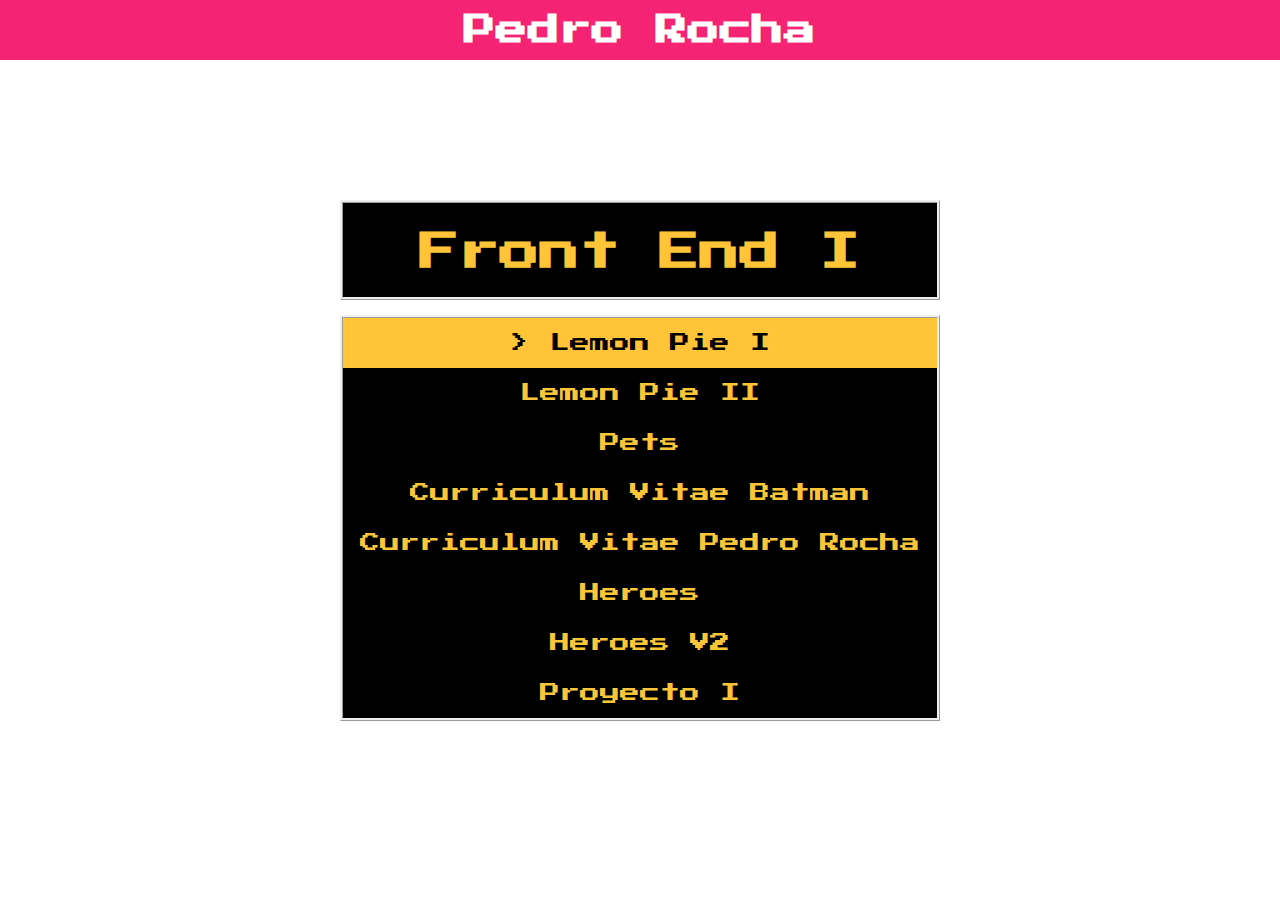
<file: index.html>
<!DOCTYPE html>
<html lang="es">
  <head>
    <meta charset="UTF-8" />
    <meta http-equiv="X-UA-Compatible" content="IE=edge" />
    <meta name="viewport" content="width=device-width, initial-scale=1.0" />
    <title>Pedro Rocha Front End</title>
    <link rel="preconnect" href="https://fonts.googleapis.com" />
    <link rel="preconnect" href="https://fonts.gstatic.com" crossorigin />
    <link
      href="https://fonts.googleapis.com/css2?family=Press+Start+2P&display=swap"
      rel="stylesheet"
    />
    <link href="./css/style.css" rel="stylesheet" />
  </head>
  <header>
    <h1>Pedro Rocha</h1>
  </header>
  <body>
    <main>
      <section>
        <h2 class="front">Front End I</h2>
      </section>
      <section>
        <ul class="list">
          <li id="selector">
            <a
              target="_blank"
              href="./TRABAJO PRACTICO 1 'Lemon Pie'/index.html"
            >
              > Lemon Pie I</a
            >
          </li>
          <li>
            <a
              target="_blank"
              href="./TRABAJO PRACTICO 2 'Lemon Pie 2'/index.html"
              >Lemon Pie II</a
            >
          </li>
          <li>
            <a target="_blank" href="./TRABAJO PRACTICO 3 'Pets'/index.html"
              >Pets</a
            >
          </li>
          <li>
            <a
              target="_blank"
              href="./TRABAJO PRACTICO 4 'Curriculum Vitae Batman'/index.html"
              >Curriculum Vitae Batman</a
            >
          </li>
          <li>
            <a
              target="_blank"
              href="./TRABAJO PRACTICO 5 'CV PEDRO ROCHA'/index.html"
              >Curriculum Vitae Pedro Rocha</a
            >
          </li>
          <li>
            <a target="_blank" href="./TRABAJO PRACTICO 6 'HEROES'/index.html"
              >Heroes</a
            >
          </li>
          <li>
            <a target="_blank" href="./TRABAJO PRACTICO 7 'HEROES V2'/index.html">Heroes V2</a>
          </li>
          <li>
            <a target="_blank" href="./PROYECTO 1/index.html">Proyecto I</a>
          </li>
        </ul>
      </section>
    </main>
  </body>
</html>
</file>
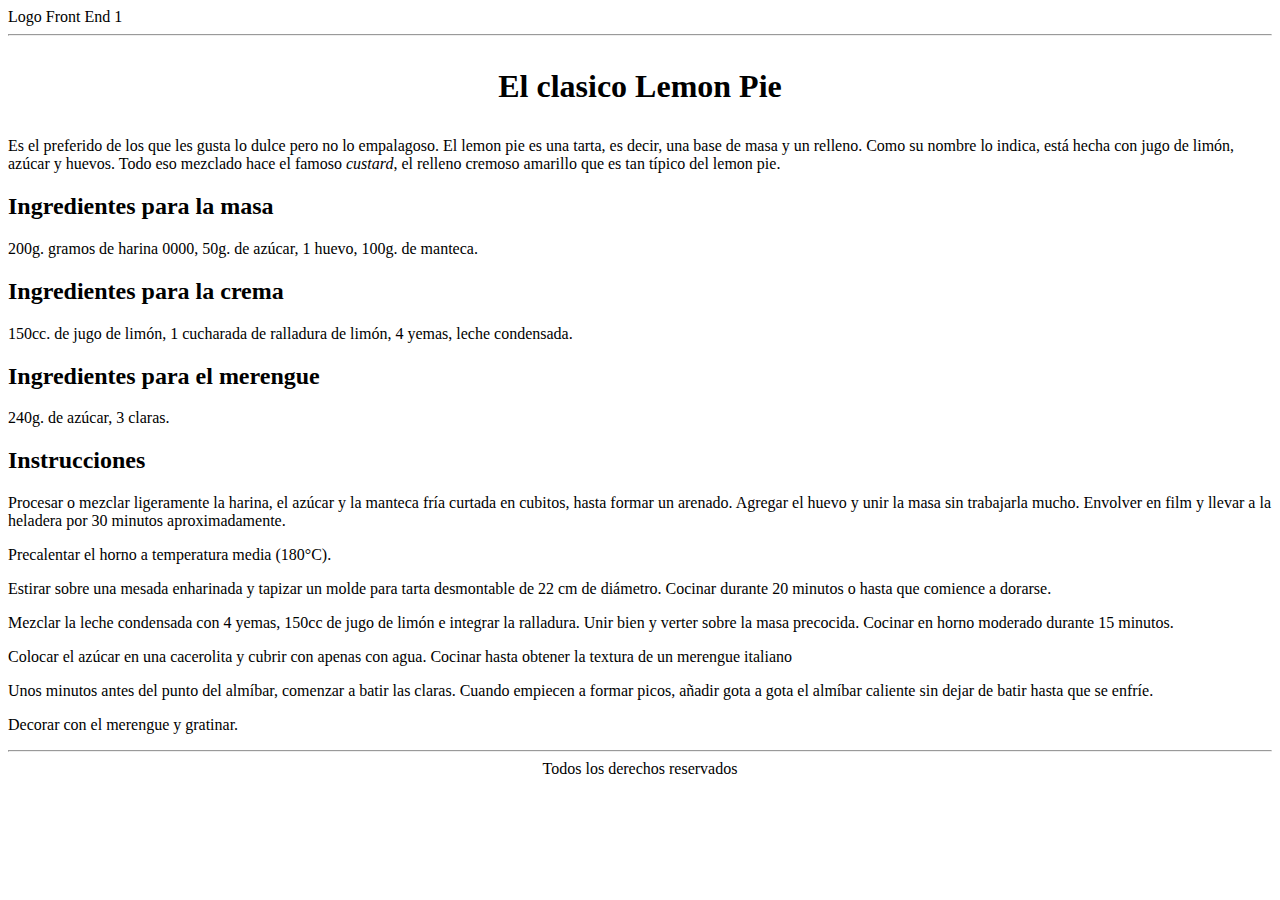
<file: TRABAJO PRACTICO 1 'Lemon Pie'/index.html>
<!DOCTYPE html>
<html lang="es">

<head>
    <meta charset="UTF-8">
    <meta http-equiv="X-UA-Compatible" content="IE=edge">
    <meta name="viewport" content="width=device-width, initial-scale=1.0">
    <title>Receta de Lemon Pie</title>

</head>

<body>
    <header>
        <div>Logo Front End 1</div>
        <hr>
    </header>
    <main>
        <h1 align="center">
            <p>El clasico Lemon Pie</p>
        </h1>

        <p>Es el preferido de los que les gusta lo dulce pero no lo empalagoso. El lemon pie es una tarta, es decir, una
            base de masa y un relleno. Como su nombre lo indica, está hecha con jugo de limón, azúcar y huevos. Todo eso
            mezclado hace el famoso <em>custard</em>, el relleno cremoso amarillo que es tan típico del lemon pie.</p>

        <h2>Ingredientes para la masa</h2>
        <p>200g. gramos de harina 0000, 50g. de azúcar, 1 huevo, 100g. de manteca.</p>

        <h2>Ingredientes para la crema</h2>
        <p>150cc. de jugo de limón, 1 cucharada de ralladura de limón, 4 yemas, leche condensada.</p>

        <h2>Ingredientes para el merengue</h2>
        <p>240g. de azúcar, 3 claras.</p>

        <h2>Instrucciones</h2>
        <p>Procesar o mezclar ligeramente la harina, el azúcar y la manteca fría curtada en cubitos, hasta formar un
            arenado. Agregar el huevo y unir la masa sin trabajarla mucho. Envolver en film y llevar a la heladera por
            30 minutos aproximadamente.</p>

        <p>Precalentar el horno a temperatura media (180°C).</p>

        <p>Estirar sobre una mesada enharinada y tapizar un molde para tarta desmontable de 22 cm de diámetro. Cocinar
            durante 20 minutos o hasta que comience a dorarse.</p>

        <p>Mezclar la leche condensada con 4 yemas, 150cc de jugo de limón e integrar la ralladura. Unir bien y verter
            sobre la masa precocida. Cocinar en horno moderado durante 15 minutos.</p>

        <p>Colocar el azúcar en una cacerolita y cubrir con apenas con agua. Cocinar hasta obtener la textura de un
            merengue italiano</p>

        <p>Unos minutos antes del punto del almíbar, comenzar a batir las claras. Cuando empiecen a formar picos, añadir
            gota a gota el almíbar caliente sin dejar de batir hasta que se enfríe.</p>

        <p>Decorar con el merengue y gratinar.</p>

        <hr>
    </main>

    <footer align="center">
        <div>Todos los derechos reservados</div>
    </footer>
</body>

</html>
</file>
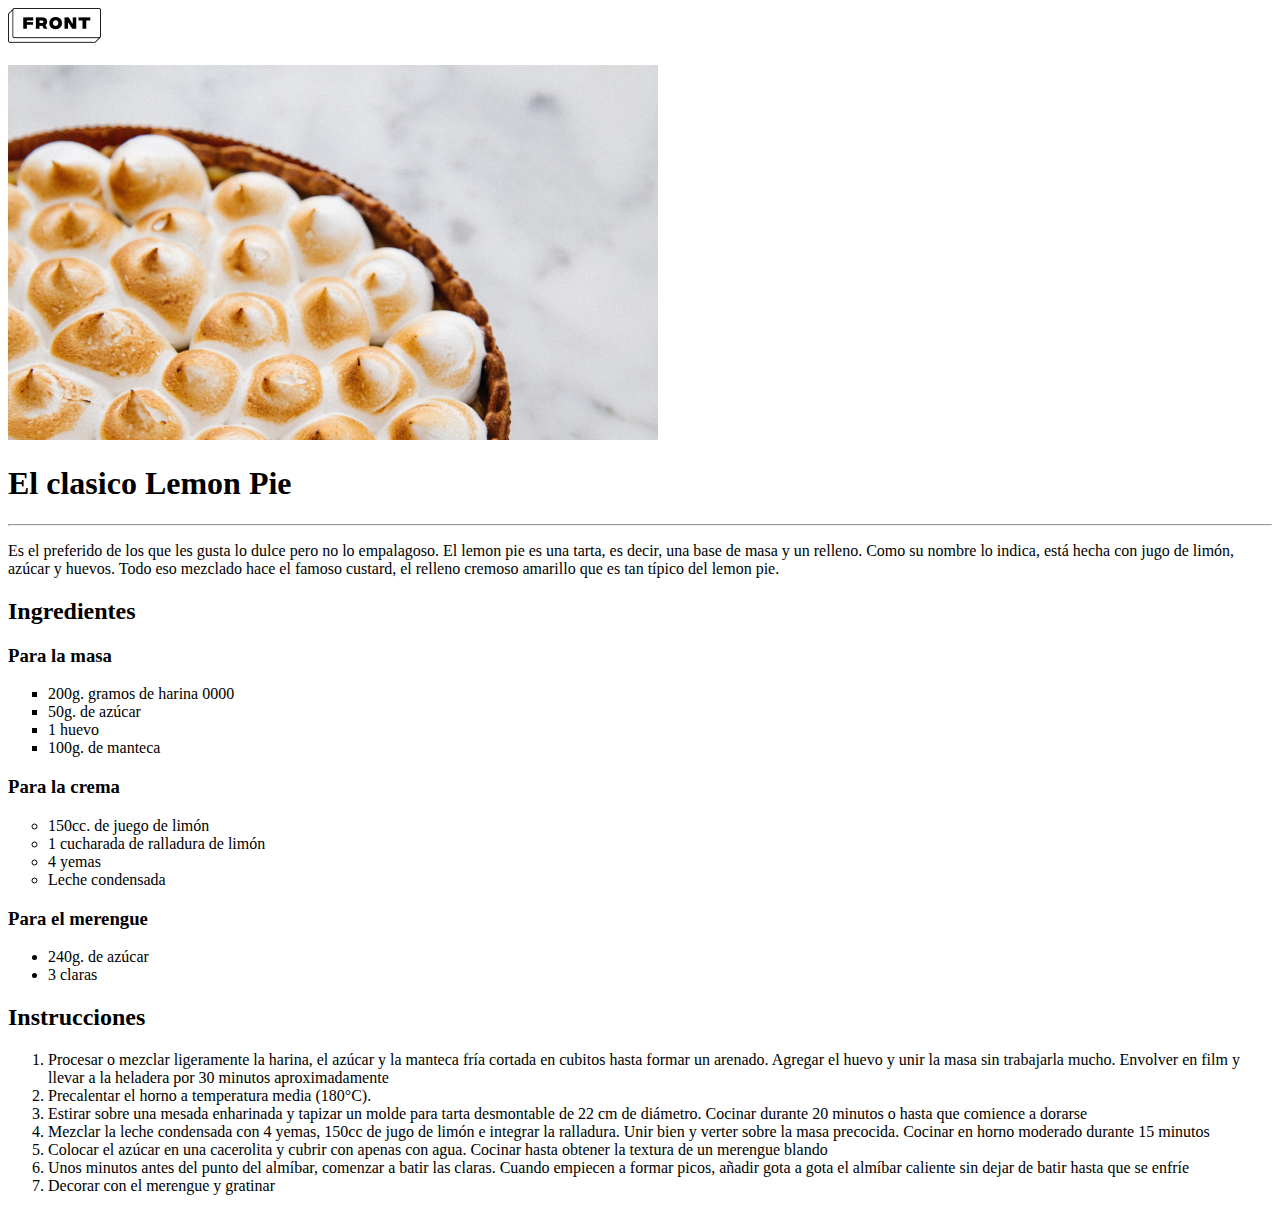
<file: TRABAJO PRACTICO 2 'Lemon Pie 2'/index.html>
<!DOCTYPE html>
<html lang="en">
<head>
    <meta charset="UTF-8">
    <meta http-equiv="X-UA-Compatible" content="IE=edge">
    <meta name="viewport" content="width=device-width, initial-scale=1.0">
    <title>El clasico Lemon Pie 2</title>
</head>
<body>
    <header>
        <img src="Logofront.png" alt="Logo Front">
    </header>
    
    <main>
        <div>
            <br>
            <img src="./lemonpie.jpg" alt="Foto de Lemon Pie">
        </div>

        <h1>El clasico Lemon Pie</h1>
        <hr>
        <p>Es el preferido de los que les gusta lo dulce pero no lo empalagoso. El lemon pie es una tarta, es decir, una base de masa y un relleno. Como su nombre lo indica, está hecha con jugo de limón, azúcar y huevos. Todo eso mezclado hace el famoso custard, el relleno cremoso amarillo que es tan típico del lemon pie.</p>

        <h2>Ingredientes</h2>
        <h3>Para la masa</h3>
        <ul type="square">
            <li>200g. gramos de harina 0000</li>
            <li>50g. de azúcar</li>
            <li>1 huevo</li>
            <li>100g. de manteca</li>
        </ul>
        <h3>Para la crema</h3>
        <ul type="circle">
            <li>150cc. de juego de limón</li>
            <li>1 cucharada de ralladura de limón</li>
            <li>4 yemas</li>
            <li>Leche condensada</li>
        </ul>
        <h3>Para el merengue</h3>
        <ul type="disc">
            <li>240g. de azúcar</li>
            <li>3 claras</li>
        </ul>

        <h2>Instrucciones</h2>
        <ol>
            <li>Procesar o mezclar ligeramente la harina, el azúcar y la manteca fría cortada en cubitos hasta formar un arenado. Agregar el huevo y unir la masa sin trabajarla mucho. Envolver en film y llevar a la heladera por 30 minutos aproximadamente</li>
            <li>Precalentar el horno a temperatura media (180°C).</li>
            <li>Estirar sobre una mesada enharinada y tapizar un molde para tarta desmontable de 22 cm de diámetro. Cocinar durante 20 minutos o hasta que comience a dorarse</li>
            <li>Mezclar la leche condensada con 4 yemas, 150cc de jugo de limón e integrar la ralladura. Unir bien y verter sobre la masa precocida. Cocinar en horno moderado durante 15 minutos</li>
            <li>Colocar el azúcar en una cacerolita y cubrir con apenas con agua. Cocinar hasta obtener la textura de un merengue blando</li>
            <li>Unos minutos antes del punto del almíbar, comenzar a batir las claras. Cuando empiecen a formar picos, añadir gota a gota el almíbar caliente sin dejar de batir hasta que se enfríe</li>
            <li>Decorar con el merengue y gratinar</li>
        </ol>

    

    </main>      
</body>
</html>
</file>
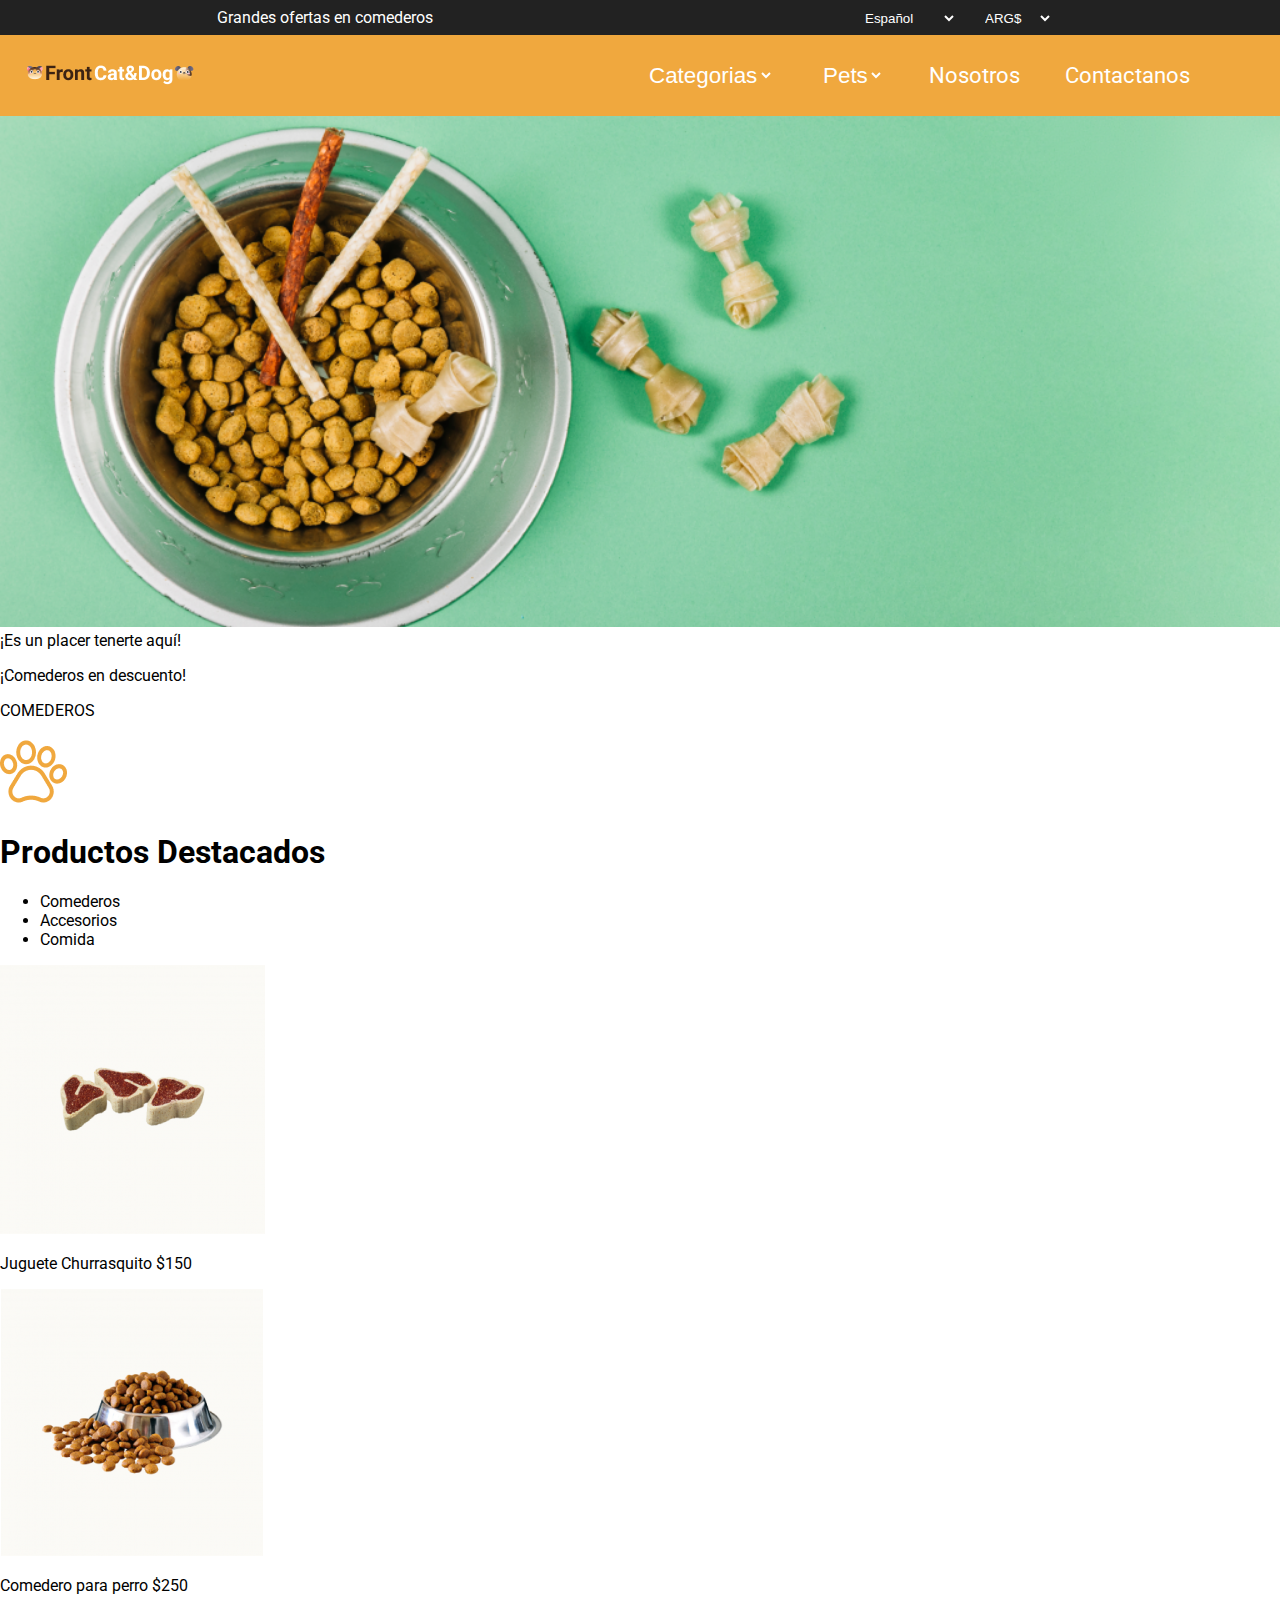
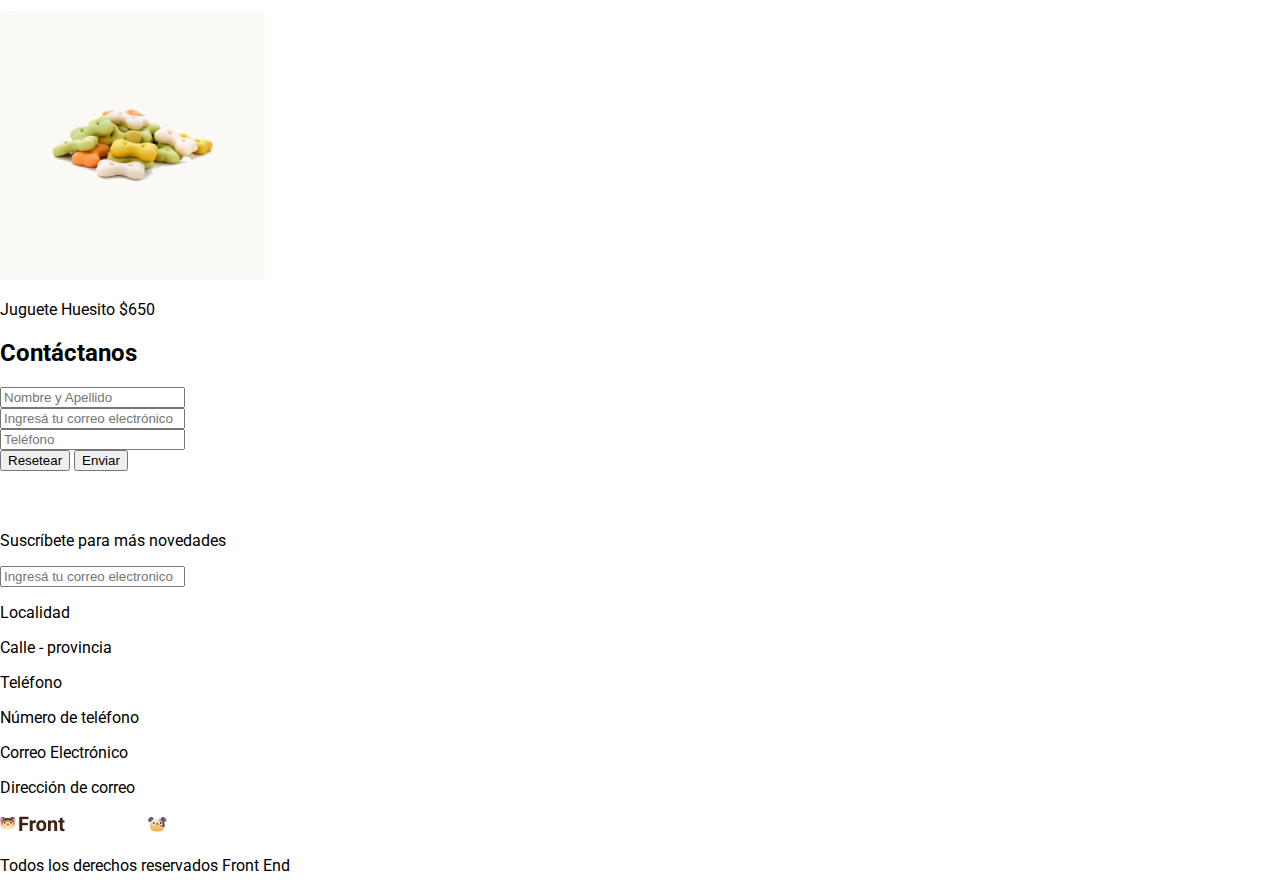
<file: TRABAJO PRACTICO 3 'Pets'/index.html>
<!DOCTYPE html>
<html lang="es">
  <head>
    <meta charset="UTF-8" />
    <meta http-equiv="X-UA-Compatible" content="IE=edge" />
    <meta name="viewport" content="width=device-width, initial-scale=1.0" />
    <title>Pet Shop</title>
    <link rel="preconnect" href="https://fonts.googleapis.com" />
    <link rel="preconnect" href="https://fonts.gstatic.com" crossorigin />
    <link
      href="https://fonts.googleapis.com/css2?family=Roboto&display=swap"
      rel="stylesheet"
    />
    <link href="./css/style.css" rel="stylesheet" />
  </head>

  <body>
    <header>
      <div class="headchico">
        <span>Grandes ofertas en comederos</span>
        <nav>
          <select class="selectheadchico">
            <optgroup>
              <option>Español</option>
              <option>English</option>
              <option>Português</option>
            </optgroup>
          </select>
          <select class="selectheadchico">
            <optgroup>
              <option>ARG$</option>
              <option>US$</option>
              <option>R$</option>
            </optgroup>
          </select>
        </nav>
      </div>
      <div class="headgrande">
        <img
          class="logoCatsDogs"
          src="./img/Logo.png"
          alt="Logo de Front Cat & Dog"
          id="imagenLogoHead"
        />
        <nav class="headgrandenav">
          <select class="headgrandeselect">
            <option>Categorias</option>
          </select>
          <select class="headgrandeselect">
            <option>Pets</option>
          </select>
          <span>Nosotros</span>
          <span>Contactanos</span>
        </nav>
      </div>
    </header>

    <main>
      <section>
        <div>
          <img
            src="./img/bowl-and-pet-daities-on-green-background 1.png"
            alt="Banner"
            class="banner"
          />

          <span class="texto1">¡Es un placer tenerte aquí!</span>
          <p>¡Comederos en descuento!</p>
          <p>COMEDEROS</p>
          <img src="./img/pawprint 2.png" alt="Paw Logo" />
        </div>
      </section>

      <section>
        <div>
          <h1 allign="center">Productos Destacados</h1>
          <nav>
            <ul>
              <li>Comederos</li>
              <li>Accesorios</li>
              <li>Comida</li>
            </ul>
          </nav>
        </div>

        <div>
          <img src="./img/churrasquito.png" alt="Imagen Churrasquito" />
          <p>Juguete Churrasquito $150</p>
          <img src="./img/comedero.png" alt="Imagen Comedero" />
          <p>Comedero para perro $250</p>
          <img src="./img/Huesito.png" alt="Imagen Huesito" />
          <p>Juguete Huesito $650</p>
        </div>
      </section>
      <section>
        <h2>Contáctanos</h2>
        <form>
          <div>
            <label for="nombreYApellido"></label>
            <input
              type="text"
              name="nombreYApellido"
              id="nombreYApellido"
              required
              placeholder="Nombre y Apellido"
            />
          </div>
          <div>
            <label for="correo"></label>
            <input
              type="email"
              name="correo"
              id="correo"
              required
              placeholder="Ingresá tu correo electrónico"
            />
          </div>
          <div>
            <label for="telefono"></label>
            <input
              type="tel"
              name="telefono"
              id="telefono"
              placeholder="Teléfono"
            />
          </div>
          <div>
            <button type="reset">Resetear</button>
            <button type="submit">Enviar</button>
          </div>
        </form>
      </section>
    </main>
    <footer>
      <section>
        <div>
          <img src="./img/enviar-correo 1.png" alt="Logo Enviar Correo" />
          <p>Suscríbete para más novedades</p>
        </div>
        <div>
          <form>
            <label for="newsletter"></label>
            <input
              type="email"
              name="newsletter"
              id="newsletter"
              required
              placeholder="Ingresá tu correo electronico"
            />
          </form>
        </div>
      </section>
      <section>
        <div>
          <article>
            <p>Localidad</p>
            <p>Calle - provincia</p>
          </article>
          <article>
            <p>Teléfono</p>
            <p>Número de teléfono</p>
          </article>
          <article>
            <p>Correo Electrónico</p>
            <p>Dirección de correo</p>
          </article>
        </div>
        <div>
          <img src="./img/Logo.png" alt="Logo de Front Cat & Dog" />
        </div>
      </section>
      <section>
        <div class="smallHeadYFoot">
          <p>Todos los derechos reservados Front End</p>
        </div>
      </section>
    </footer>
  </body>
</html>
</file>
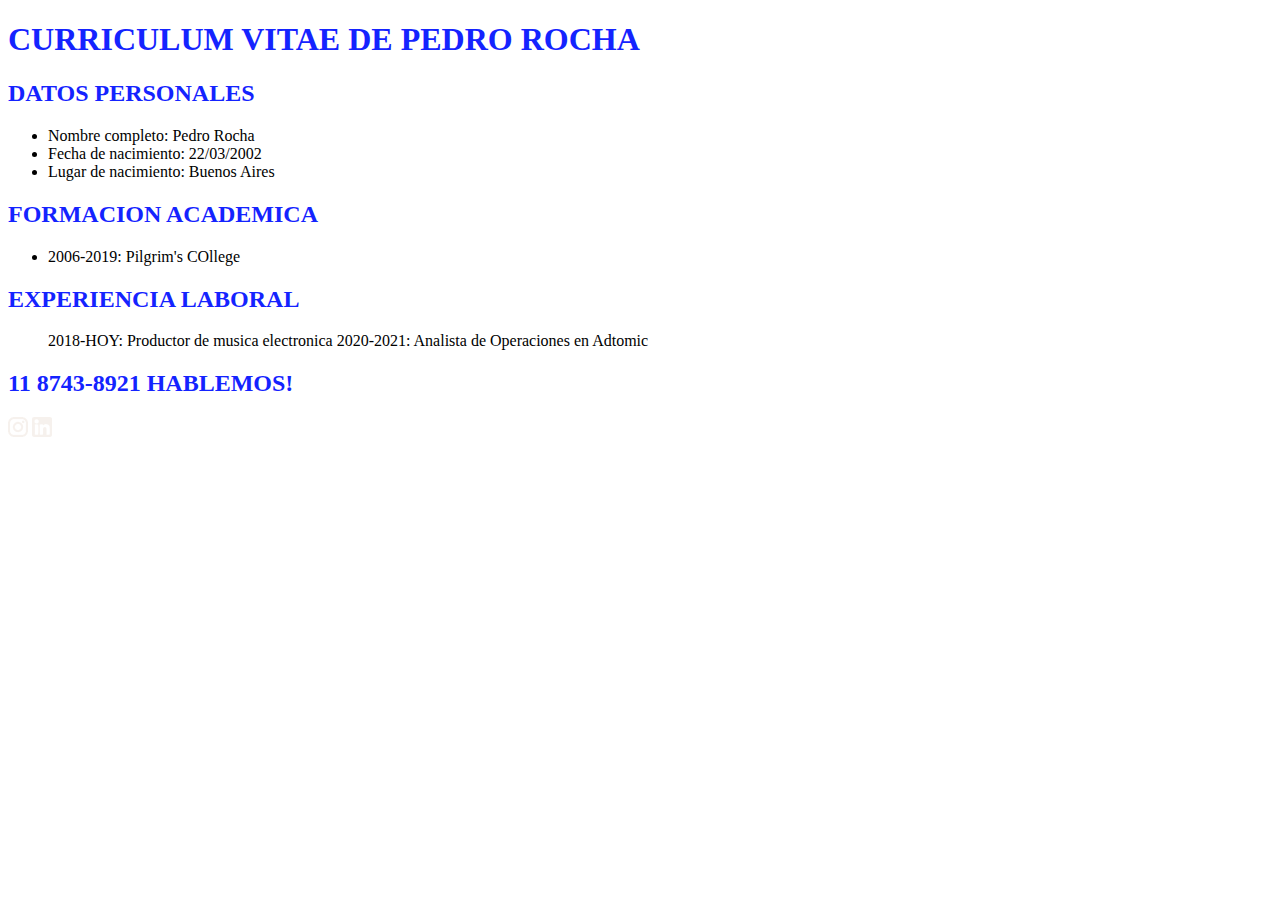
<file: TRABAJO PRACTICO 4 'Curriculum Vitae Batman'/index.html>
<!DOCTYPE html>
<html lang="es">
  <head>
    <meta charset="UTF-8" />
    <meta http-equiv="X-UA-Compatible" content="IE=edge" />
    <meta name="viewport" content="width=device-width, initial-scale=1.0" />
    <title>Curriculum Vitae Pedro Rocha</title>
    <link href="./style.css" rel="stylesheet" />
  </head>
  <body>
    <header>
    </header>
  </body>
  <main>
    <section>
      <h1>CURRICULUM VITAE DE PEDRO ROCHA</h1>
    </section>
    <section>
      <h2>DATOS PERSONALES</h2>
      <ul>
        <li>Nombre completo: Pedro Rocha</li>
        <li>Fecha de nacimiento: 22/03/2002</li>
        <li>Lugar de nacimiento: Buenos Aires</li>
      </ul>
      <h2>FORMACION ACADEMICA</h2>
      <ul>
        <li>2006-2019: Pilgrim's COllege</li>
      </ul>
      <h2>EXPERIENCIA LABORAL</h2>
      <ul>
        2018-HOY: Productor de musica electronica 2020-2021: Analista de
        Operaciones en Adtomic
      </ul>
    </section>
    <footer>
      <h2>11 8743-8921 HABLEMOS!</h2>
      <img src="./imagenes/ico_instagram.png" alt="Mi instagram" />
      <img src="./imagenes/ico_linkedin.png" alt="Mi Linkedin" />
    </footer>
  </main>
</html>
</file>
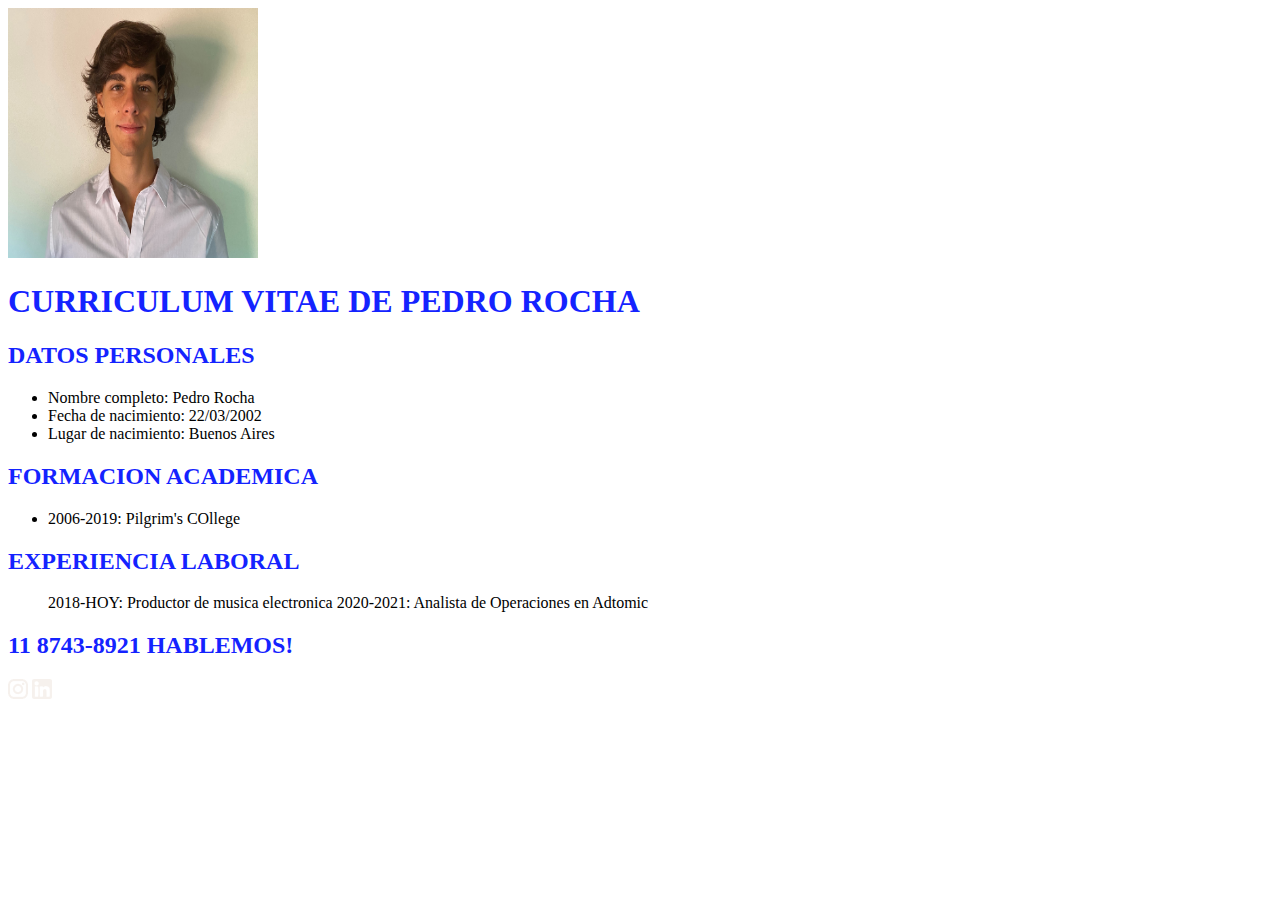
<file: TRABAJO PRACTICO 4 'Curriculum'/index.html>
<!DOCTYPE html>
<html lang="es">
  <head>
    <meta charset="UTF-8" />
    <meta http-equiv="X-UA-Compatible" content="IE=edge" />
    <meta name="viewport" content="width=device-width, initial-scale=1.0" />
    <title>Curriculum Vitae Pedro Rocha</title>
    <link href="./style.css" rel="stylesheet" />
  </head>
  <body>
    <header>
      <img src="./imagenes/Foto CV.jpeg" alt="Imagen de presentacion CV" id="fotocv" />
    </header>
  </body>
  <main>
    <section>
      <h1>CURRICULUM VITAE DE PEDRO ROCHA</h1>
    </section>
    <section>
      <h2>DATOS PERSONALES</h2>
      <ul>
        <li>Nombre completo: Pedro Rocha</li>
        <li>Fecha de nacimiento: 22/03/2002</li>
        <li>Lugar de nacimiento: Buenos Aires</li>
      </ul>
      <h2>FORMACION ACADEMICA</h2>
      <ul>
        <li>2006-2019: Pilgrim's COllege</li>
      </ul>
      <h2>EXPERIENCIA LABORAL</h2>
      <ul>
        2018-HOY: Productor de musica electronica 2020-2021: Analista de
        Operaciones en Adtomic
      </ul>
    </section>
    <footer>
      <h2>11 8743-8921 HABLEMOS!</h2>
      <img src="./imagenes/ico_instagram.png" alt="Mi instagram" />
      <img src="./imagenes/ico_linkedin.png" alt="Mi Linkedin" />
    </footer>
  </main>
</html>
</file>
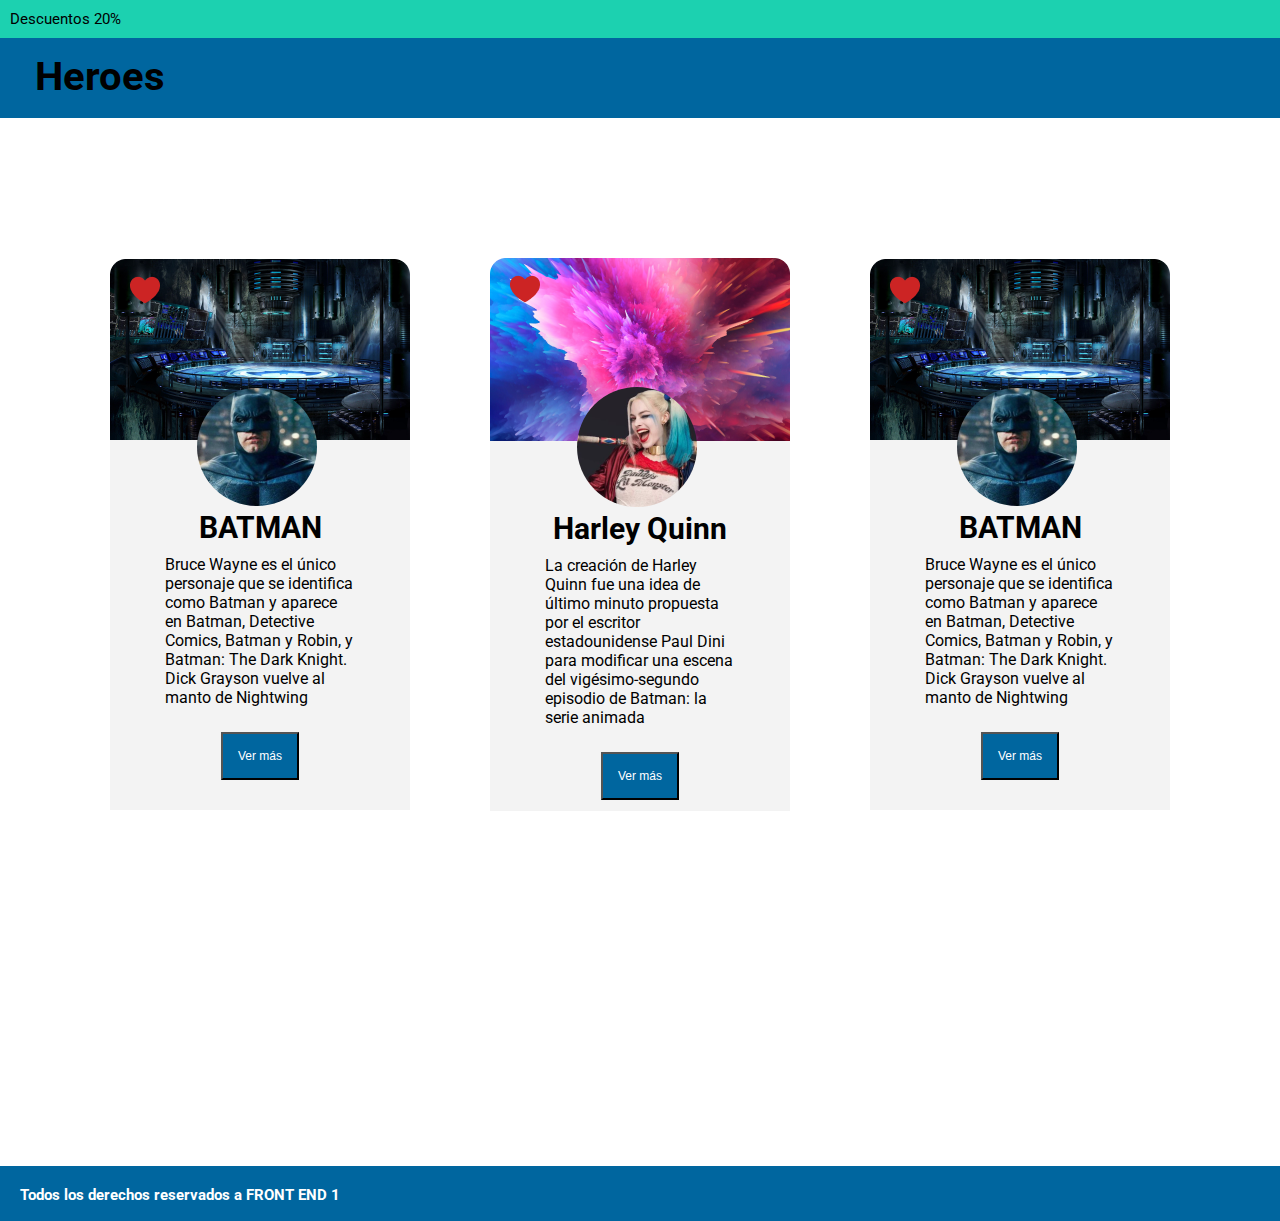
<file: TRABAJO PRACTICO 6 'HEROES'/index.html>
<!DOCTYPE html>
<html lang="es">
  <head>
    <meta charset="UTF-8" />
    <meta http-equiv="X-UA-Compatible" content="IE=edge" />
    <meta name="viewport" content="width=device-width, initial-scale=1.0" />
    <title>Heroes2</title>
    <link rel="stylesheet" href="./css/style2.css" />
    <link rel="preconnect" href="https://fonts.googleapis.com" />
    <link rel="preconnect" href="https://fonts.gstatic.com" crossorigin />
    <link
      href="https://fonts.googleapis.com/css2?family=Roboto:wght@300;400&display=swap"
      rel="stylesheet"
    />
  </head>

  <body>
    <p class="descuentos">Descuentos 20%</p>
    <header class="header">
      <h1>Heroes</h1>
    </header>
    <main>
      <section class="perfil">
        <div>
          <img class="fondo" src="./img/fondobatman.png" alt="fondoBatman" />
        </div>
        <div>
          <img class="corazon" src="./img/corazon.png" alt="corazon" />
        </div>
        <div>
          <img
            class="fotoperfil"
            src="./img/logobatman.png"
            alt="foto perfil"
          />
        </div>
        <div class="descripcion">
          <h3 class="titulo">BATMAN</h3>
          <p class="texto">
            Bruce Wayne es el único personaje que se identifica como Batman y
            aparece en Batman, Detective Comics, Batman y Robin, y Batman: The
            Dark Knight. Dick Grayson vuelve al manto de Nightwing
          </p>
          <button class="boton">Ver más</button>
        </div>
      </section>
      <section class="perfil">
        <div>
          <img class="fondo" src="./img/fondoharley.png" alt="fondoHarley" />
        </div>
        <div>
          <img class="corazon" src="./img/corazon.png" alt="corazon" />
        </div>
        <div>
          <img class="fotoperfil" src="./img/logoharley.png" alt="fotoperfil" />
        </div>
        <div class="descripcion">
          <h3 class="titulo">Harley Quinn</h3>
          <p class="texto">
            La creación de Harley Quinn fue una idea de último minuto propuesta
            por el escritor estadounidense Paul Dini para modificar una escena
            del vigésimo-segundo episodio de Batman: la serie animada
          </p>
          <button class="boton">Ver más</button>
        </div>
      </section>
      <section class="perfil">
        <div>
          <img class="fondo" src="./img/fondobatman.png" alt="fondoBatman" />
        </div>
        <div>
          <img class="corazon" src="./img/corazon.png" alt="corazon" />
        </div>
        <div>
          <img
            class="fotoperfil"
            src="./img/logobatman.png"
            alt="foto perfil"
          />
        </div>
        <div class="descripcion">
          <h3 class="titulo">BATMAN</h3>
          <p class="texto">
            Bruce Wayne es el único personaje que se identifica como Batman y
            aparece en Batman, Detective Comics, Batman y Robin, y Batman: The
            Dark Knight. Dick Grayson vuelve al manto de Nightwing
          </p>
          <button class="boton">Ver más</button>
        </div>
      </section>
    </main>
    <footer>
      <h2>Todos los derechos reservados a FRONT END 1</h2>
    </footer>
  </body>
</html>
</file>
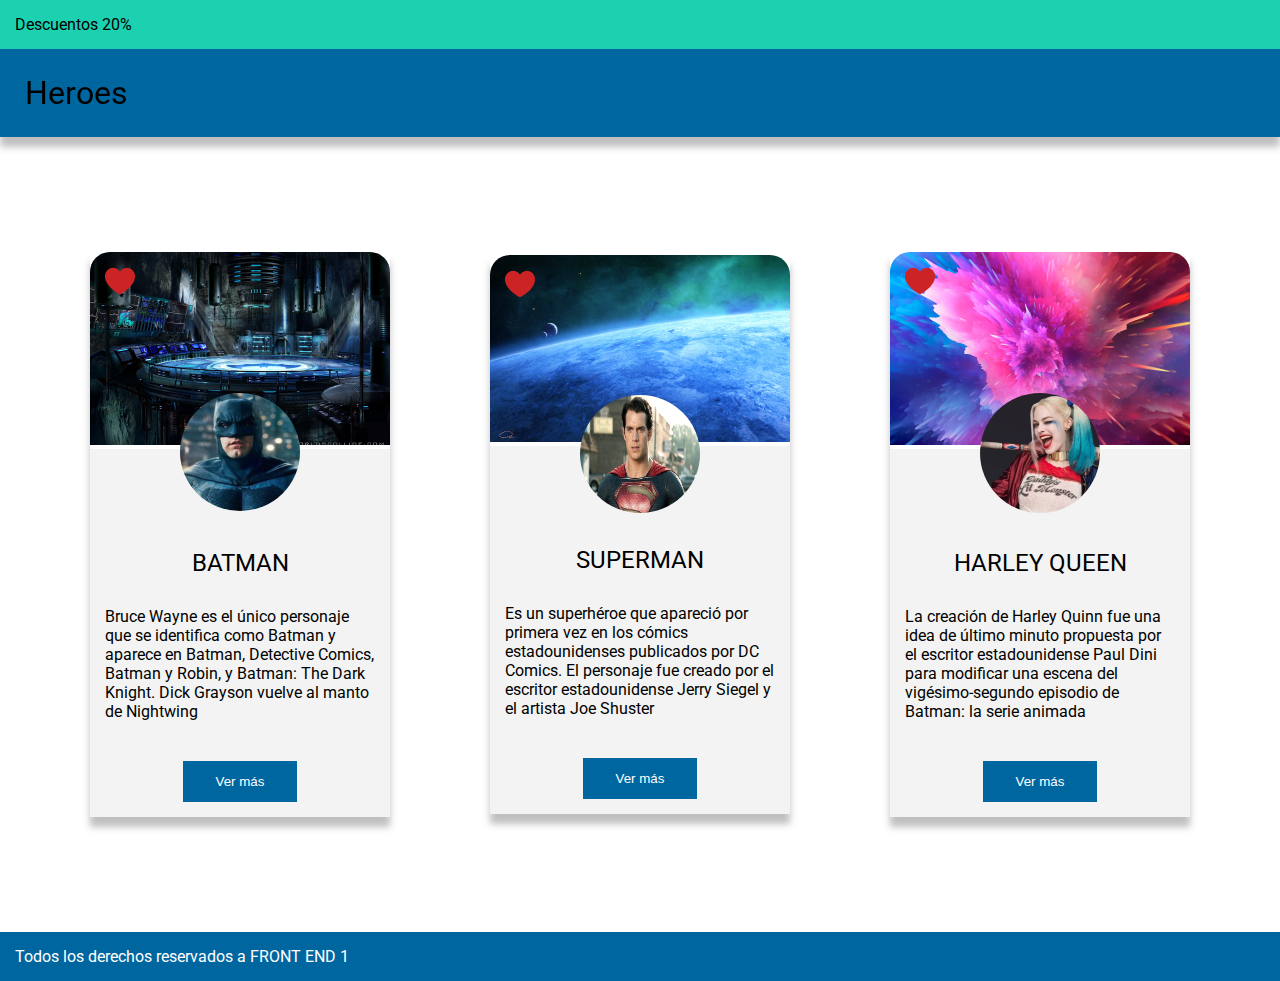
<file: TRABAJO PRACTICO 7 'HEROES V2'/index.html>
<!DOCTYPE html>
<html lang="es">
  <head>
    <meta charset="UTF-8" />
    <meta http-equiv="X-UA-Compatible" content="IE=edge" />
    <meta name="viewport" content="width=device-width, initial-scale=1.0" />
    <link rel="preconnect" href="https://fonts.googleapis.com" />
    <link rel="preconnect" href="https://fonts.gstatic.com" crossorigin />
    <link
      href="https://fonts.googleapis.com/css2?family=Roboto&display=swap"
      rel="stylesheet"
    />
    <link href="./css/style.css" rel="stylesheet" />
    <title>Heroes</title>
  </head>
  <body>
    <div>Descuentos 20%</div>
    <header>
      <h1>Heroes</h1>
    </header>
    <main>
      <section class="perfil">
        <img class="like" src="./img/corazon.png" alt="Like" />
        <img
          class="background"
          src="./img/batman_background.png"
          alt="Batman Background"
        />
        <img
          class="fotoperfil"
          src="./img/batman_perfil.png"
          alt="Batman Perfil"
        />
        <div>
          <h2>BATMAN</h2>
          <p>
            Bruce Wayne es el único personaje que se identifica como Batman y
            aparece en Batman, Detective Comics, Batman y Robin, y Batman: The
            Dark Knight. Dick Grayson vuelve al manto de Nightwing
          </p>
          <button>Ver más</button>
        </div>
      </section>
      <section class="perfil">
        <img class="like" src="./img/corazon.png" alt="Like" />
        <img
          class="background"
          src="./img/bg-superman.jpg"
          alt="Superman Background"
        />
        <img
          id="supermanperfil"
          src="./img/superman.jpg"
          alt="Superman Perfil"
        />
        <div>
          <h2>SUPERMAN</h2>
          <p>
            Es un superhéroe que apareció por primera vez en los cómics
            estadounidenses publicados por DC Comics. ​El personaje fue creado
            por el escritor estadounidense Jerry Siegel y el artista Joe Shuster 
          </p>
          <button>Ver más</button>
        </div>
      </section>
      <section class="perfil">
        <img class="like" src="./img/corazon.png" alt="Like" />
        <img
          class="background"
          src="./img/harley_background.png"
          alt="Harley Background"
        />
        <img
          class="fotoperfil"
          src="./img/harley_perfil.png"
          alt="Harley Perfil"
        />
        <div>
          <h2>HARLEY QUEEN</h2>
          <p>
            La creación de Harley Quinn fue una idea de último minuto propuesta
            por el escritor estadounidense Paul Dini para modificar una escena del
            vigésimo-segundo episodio de Batman: la serie animada
          </p>
          <button>Ver más</button>
        </div>
      </section>
    </main>
    <footer>
      <p>Todos los derechos reservados a FRONT END 1</p>
    </footer>
  </body>
</html>
</file>
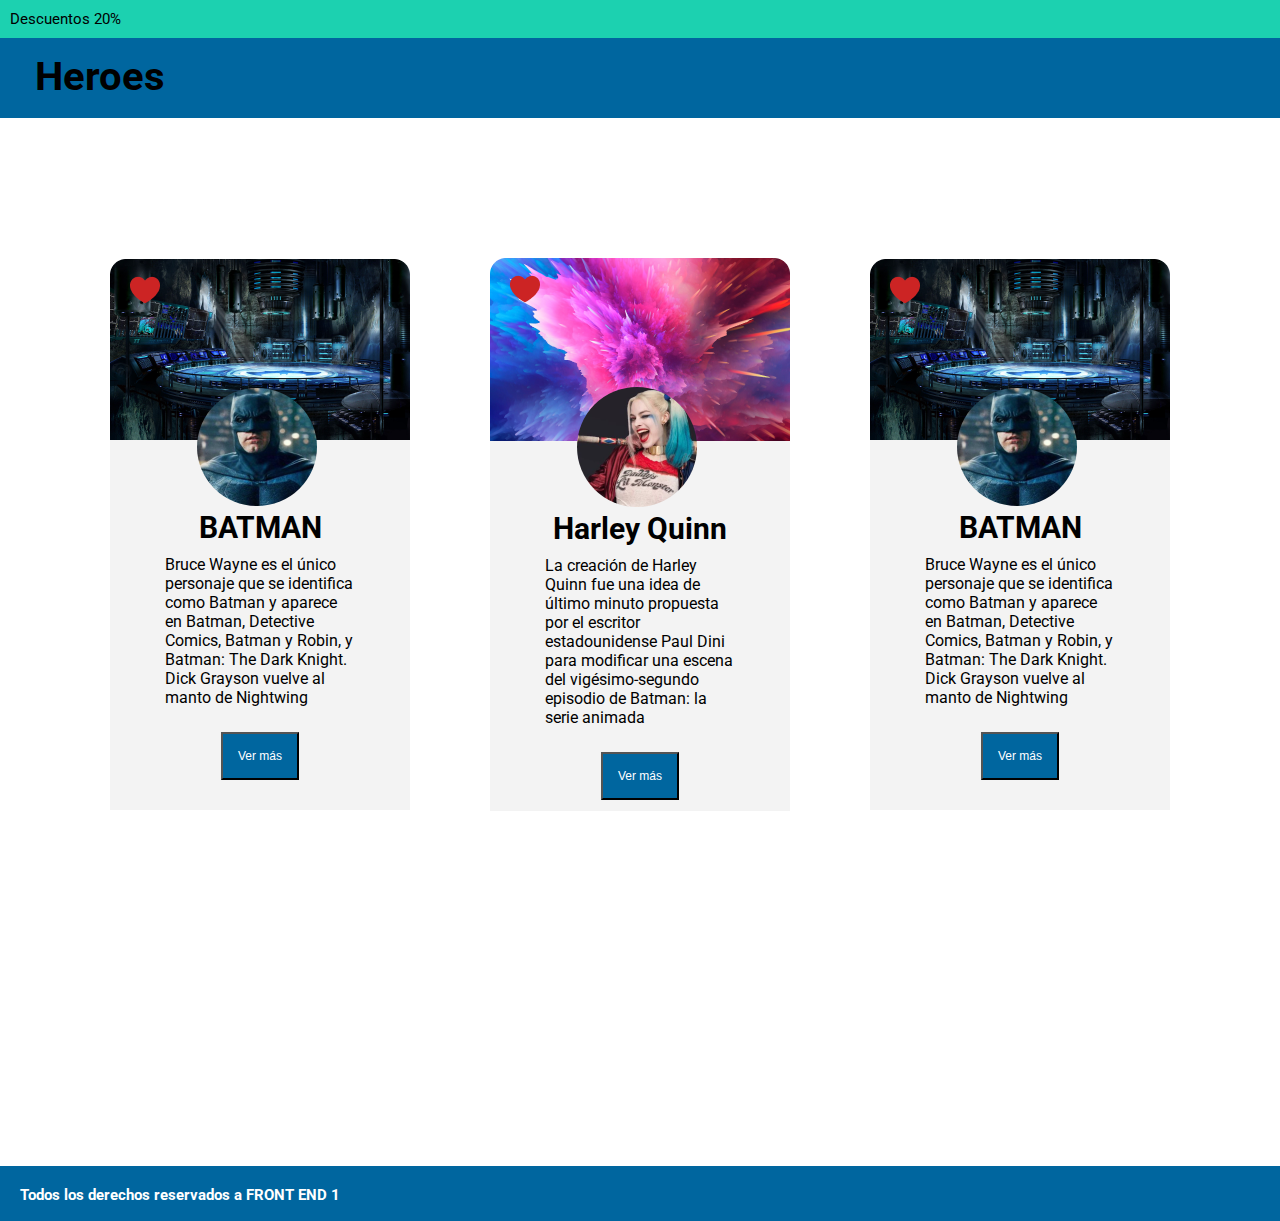
<file: TRABAJO PRACTICO CLASE 10/index.html>
<!DOCTYPE html>
<html lang="es">
  <head>
    <meta charset="UTF-8" />
    <meta http-equiv="X-UA-Compatible" content="IE=edge" />
    <meta name="viewport" content="width=device-width, initial-scale=1.0" />
    <title>Heroes2</title>
    <link rel="stylesheet" href="./css/style2.css" />
    <link rel="preconnect" href="https://fonts.googleapis.com">
<link rel="preconnect" href="https://fonts.gstatic.com" crossorigin>
<link href="https://fonts.googleapis.com/css2?family=Roboto:wght@300;400&display=swap" rel="stylesheet">
  </head>

  <body>
    <p class="descuentos">Descuentos 20%</p>
    <header class="header">
      <h1>Heroes</h1>
    </header>
    <main>
      <section class="perfil">
        <div>
          <img class='fondo' src="./img/fondobatman.png" alt="fondoBatman" />
        </div>
        <div>
          <img class='corazon' src="./img/corazon.png" alt="corazon" />
        </div>
        <div>
          <img class="fotoperfil" src="./img/logobatman.png" alt="foto perfil" />
        </div>
        <div class="descripcion">
          <h3 class="titulo">BATMAN</h3>
          <p class="texto">
            Bruce Wayne es el único personaje que se identifica como Batman y
            aparece en Batman, Detective Comics, Batman y Robin, y Batman: The
            Dark Knight. Dick Grayson vuelve al manto de Nightwing
          </p>
          <button class="boton">Ver más</button>
        </div>
      </section>
      <section class="perfil">
        <div>
          <img class='fondo' src="./img/fondoharley.png" alt="fondoHarley" />
        </div>
        <div>
          <img class='corazon' src="./img/corazon.png" alt="corazon" />
        </div>
        <div>
          <img class="fotoperfil" src="./img/logoharley.png" alt="fotoperfil" />
        </div>
        <div class="descripcion">
          <h3 class="titulo">Harley Quinn</h3>
          <p class="texto">
            La creación de Harley Quinn fue una idea de último minuto propuesta
            por el escritor estadounidense Paul Dini para modificar una escena
            del vigésimo-segundo episodio de Batman: la serie animada
          </p>
          <button class="boton">Ver más</button>
        </div>
      </section>
      <section class="perfil">
        <div>
          <img class='fondo' src="./img/fondobatman.png" alt="fondoBatman" />
        </div>
        <div>
          <img class='corazon' src="./img/corazon.png" alt="corazon" />
        </div>
        <div>
          <img class="fotoperfil" src="./img/logobatman.png" alt="foto perfil" />
        </div>
        <div class="descripcion">
          <h3 class="titulo">BATMAN</h3>
          <p class="texto">
            Bruce Wayne es el único personaje que se identifica como Batman y
            aparece en Batman, Detective Comics, Batman y Robin, y Batman: The
            Dark Knight. Dick Grayson vuelve al manto de Nightwing
          </p>
          <button class="boton">Ver más</button>
        </div>
      </section>
    </main>
    <footer>
      <h2>Todos los derechos reservados a FRONT END 1</h2>
    </footer>
  </body>
</html>
</file>
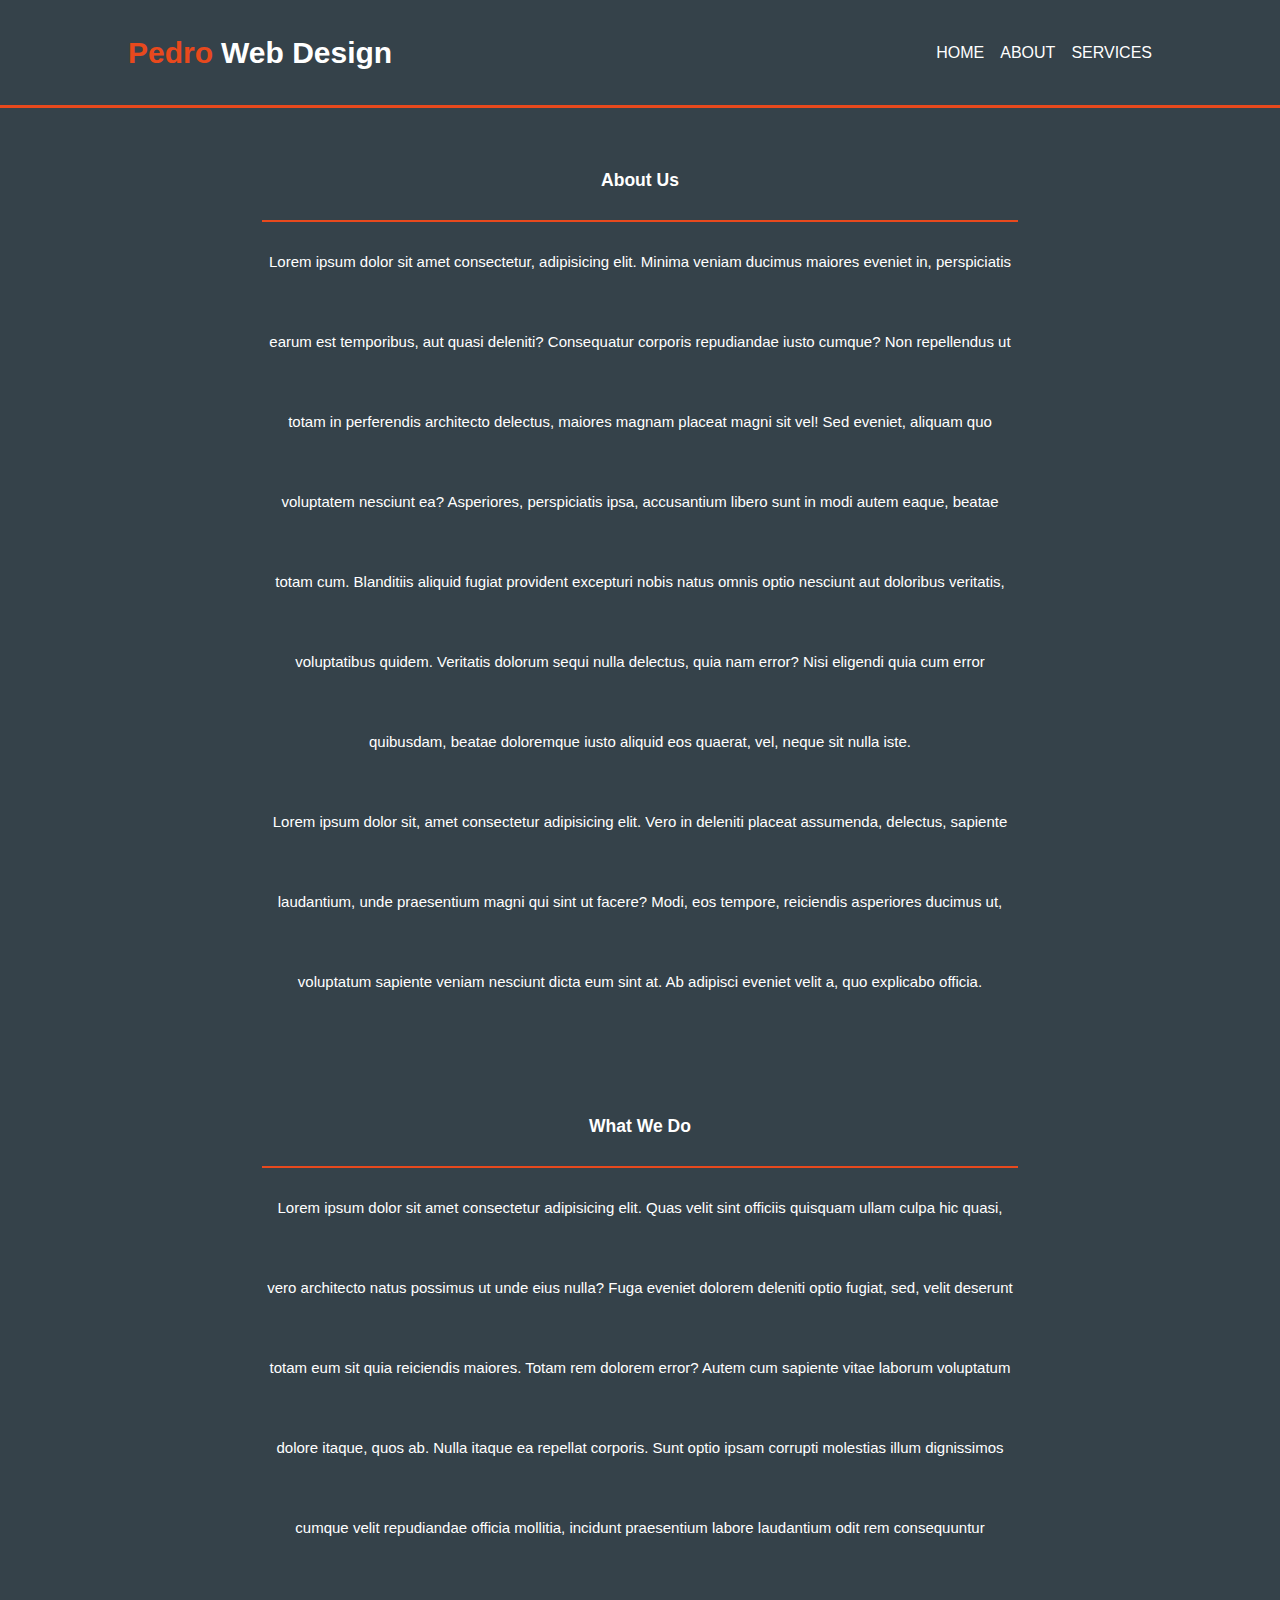
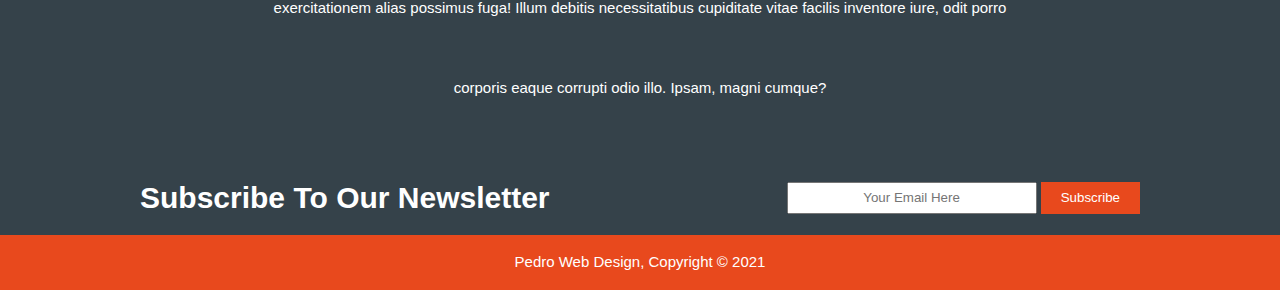
<file: PROYECTO 1/about.html>
<!DOCTYPE html>
<html lang="en">
  <head>
    <meta charset="UTF-8" />
    <meta http-equiv="X-UA-Compatible" content="IE=edge" />
    <meta name="viewport" content="width=device-width, initial-scale=1.0" />
    <title>Pedro Web Design | About</title>
    <link rel="Stylesheet" href="./css/style.css" />
  </head>
  <body>
    <header>
      <div class="container">
        <div id="branding">
          <h1><a href="./index.html"><span class="highlight">Pedro</span>Web Design</h1></a>        
        </div>
        <nav>
          <ul id="header_nav">
            <li><a class="header_nav_item" href="index.html">Home</a></li>
            <li><a class="header_nav_item" href="./about.html">About</a></li>
            <li><a class="header_nav_item" href="index.html">Services</a></li>
          </ul>
        </nav>
      </div>
    </header>
    <section id="main">
      <div class="container">
          <article id="aboutUs">
              <h3>About Us</h3>
              <p>
                  Lorem ipsum dolor sit amet consectetur, adipisicing elit. Minima veniam ducimus maiores eveniet in, perspiciatis earum est temporibus, aut quasi deleniti? Consequatur corporis repudiandae iusto cumque? Non repellendus ut totam in perferendis architecto delectus, maiores magnam placeat magni sit vel! Sed eveniet, aliquam quo voluptatem nesciunt ea? Asperiores, perspiciatis ipsa, accusantium libero sunt in modi autem eaque, beatae totam cum. Blanditiis aliquid fugiat provident excepturi nobis natus omnis optio nesciunt aut doloribus veritatis, voluptatibus quidem. Veritatis dolorum sequi nulla delectus, quia nam error? Nisi eligendi quia cum error quibusdam, beatae doloremque iusto aliquid eos quaerat, vel, neque sit nulla iste.
              </p>
              <p>
                  Lorem ipsum dolor sit, amet consectetur adipisicing elit. Vero in deleniti placeat assumenda, delectus, sapiente laudantium, unde praesentium magni qui sint ut facere? Modi, eos tempore, reiciendis asperiores ducimus ut, voluptatum sapiente veniam nesciunt dicta eum sint at. Ab adipisci eveniet velit a, quo explicabo officia.
              </p>
          </article>
          <aside id="whatWeDo">
              <h3>What We Do</h3>
              <p>Lorem ipsum dolor sit amet consectetur adipisicing elit. Quas velit sint officiis quisquam ullam culpa hic quasi, vero architecto natus possimus ut unde eius nulla? Fuga eveniet dolorem deleniti optio fugiat, sed, velit deserunt totam eum sit quia reiciendis maiores. Totam rem dolorem error? Autem cum sapiente vitae laborum voluptatum dolore itaque, quos ab. Nulla itaque ea repellat corporis. Sunt optio ipsam corrupti molestias illum dignissimos cumque velit repudiandae officia mollitia, incidunt praesentium labore laudantium odit rem consequuntur exercitationem alias possimus fuga! Illum debitis necessitatibus cupiditate vitae facilis inventore iure, odit porro corporis eaque corrupti odio illo. Ipsam, magni cumque?</p>
          </aside>
      </div>
    </section>
    <section id="newsletter">
        <div class="container">
          <h1>Subscribe To Our Newsletter</h1>
          <form>
            <input id="newsletterEmail" type="email" placeholder="Your Email Here" />
            <button type="submit" class="button_1">Subscribe</button>
          </form>
        </div>
      </section>
    <footer>
        <p>Pedro Web Design, Copyright &copy; 2021</p>
    </footer>
  </body>
</html>
</file>
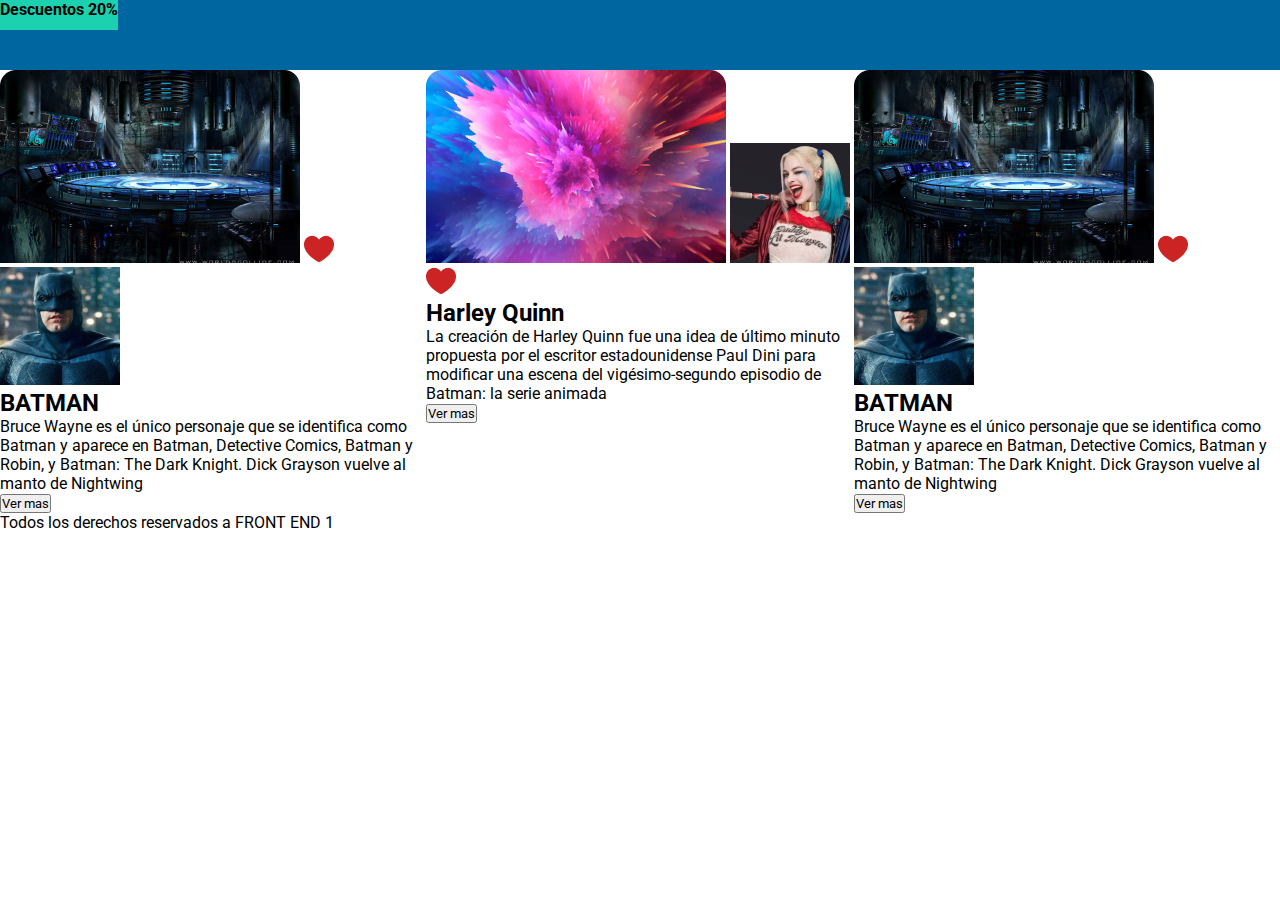
<file: TRABAJO PRACTICO 6 'HEROES'/heroes.html>
<!DOCTYPE html>
<html lang="es">
  <head>
    <meta charset="UTF-8" />
    <meta http-equiv="X-UA-Compatible" content="IE=edge" />
    <meta name="viewport" content="width=device-width, initial-scale=1.0" />
    <title>Heroes</title>
    <link href="./css/style.css" rel="stylesheet" />
    <link rel="preconnect" href="https://fonts.googleapis.com">
<link rel="preconnect" href="https://fonts.gstatic.com" crossorigin>
<link href="https://fonts.googleapis.com/css2?family=Roboto:wght@300&display=swap" rel="stylesheet">
  </head>
  <body>
    <header>
      <div class="descuento">Descuentos 20%</div>
      <div>
        <h1 class="heroes">Heroes</h1>
      </div>
    </header>
    <main>
      <section>
        <div class="banner">
          <img src="./img/fondobatman.png" alt="Fondo Batman" />
          <img src="./img/corazon.png" alt="Corazon" />
          <img src="./img/logobatman.png" alt="Foto Batman" />
        </div>
        <article>
          <h2>BATMAN</h2>
          <p>
            Bruce Wayne es el único personaje que se identifica como Batman y
            aparece en Batman, Detective Comics, Batman y Robin, y Batman: The
            Dark Knight. Dick Grayson vuelve al manto de Nightwing
          </p>
          <button>Ver mas</button>
        </article>
      </section>
      <section>
        <div>
          <img src="./img/fondoharley.png" alt="Fondo Harley" />
          <img src="./img/logoharley.png" alt="Logo Harley" />
          <img src="./img/corazon.png" alt="Corazon" />
        </div>
        <article>
          <h2>Harley Quinn</h2>
          <p>
            La creación de Harley Quinn fue una idea de último minuto propuesta
            por el escritor estadounidense Paul Dini para modificar una escena
            del vigésimo-segundo episodio de Batman: la serie animada
          </p>
          <button>Ver mas</button>
        </article>
      </section>
      <section>
        <div>
          <img src="./img/fondobatman.png" alt="Fondo Batman" />
          <img src="./img/corazon.png" alt="Corazon" />
          <img src="./img/logobatman.png" alt="Foto Batman" />
        </div>
        <article>
          <h2>BATMAN</h2>
          <p>
            Bruce Wayne es el único personaje que se identifica como Batman y
            aparece en Batman, Detective Comics, Batman y Robin, y Batman: The
            Dark Knight. Dick Grayson vuelve al manto de Nightwing
          </p>
          <button>Ver mas</button>
        </article>
      </section>
    </main>
    <footer>
      <div>
        <p>Todos los derechos reservados a FRONT END 1</p>
      </div>
    </footer>
  </body>
</html>
</file>
<file: css/style.css>
* {
  margin: 0px;
  padding: 0px;
  box-sizing: border-box;
}

body {
  font-family: "Press Start 2P", cursive;
  color: #ffc438;
  height: 100%;
  background-image: url("https://wallpaperaccess.com/full/782955.jpg");
  background-repeat: no-repeat;
  background-size: 100%;
  position: relative;
  text-align: center;
}
h1 {
  display: block;
  width: 100%;
  height: 60px;
  padding: 14px;
  background-color: rgb(245, 35, 115);
  color: white;
  text-align: center;
  border-style: ;
  box-shadow: 1px 3px 15px white;
}

.front {
  display: inline-block;
  margin: 50px;
  color: #ffc438;
  font-size: 40px;
  background-color: black;
  border-style: ridge;
  width: 600px;
  height: 100px;
  padding: 29px;
  position: relative;
  top: 90px;
  box-shadow: 1px 1px 15px white;
}

/* .certifiedtech {
  display: block;
  margin: 50px;
  color: #ffc438;
  background-color: black;
  border-style: ridge;
  height: 40px;
  padding: px;
} */

.list {
  list-style: none;
  display: inline-block;
  font-size: 20px;
  line-height: 50px;
  background-color: black;
  width: 600px;
  border-style: ridge;
  position: relative;
  top: 55px;
  box-shadow: 1px 3px 15px white;
}

#selector {
  text-align: center;
  background-color: rgb(255, 196, 56);
  color: black;
}

a {
  text-decoration: none;
  color: #ffc438;
}


#selector a {
  color: black;
}

/* .logoinstagram {
  width: 40px;
  position: relative;
  top: 230px; 
}

 /*.logogithub {
  position: relative;
  bottom: 90px;
  width: 100px;
  z-index: 14;
  border-radius: 20%;
} /*
</file>
<file: TRABAJO PRACTICO 3 'Pets'/css/style.css>
* {
  box-sizing: border-box;
}

:root {
  --color-primario: #f0a83e;
  --color-secundario: #3c2313;
}

body {
  font-family: "Roboto", sans-serif;
  padding: 0px;
  margin: 0px;
}

.headchico {
  background-color: #222222;
  color: white;
  display: flex;
  justify-content: space-around;
  padding: 0.5rem;
}

.selectheadchico {
  background: #222222;
  color: white;
  border: solid transparent 0px;
  margin: 0px 10px;
}

.headgrande {
  background: var(--color-primario);
  width: 100%;
  position: relative;
  padding: 27px;
}

.headgrandenav {
  display: inline-block;
  position: absolute;
  right: 70px;
  align-items: center;
  color: white;
  font-size: 1.2rem;
}

.headgrandeselect {
  background: transparent;
  border: transparent;
  color: white;
  font-size: 1.4rem;
  margin: 0px 20px;
  transition: all 450ms;
}

.headgrandeselect:hover {
  cursor: pointer;
  transform: scale(1.2);
}
nav > span {
  margin: 0px 20px;
  font-size: 1.4rem;
  transition: all 450ms;
}

nav > span:hover {
  cursor: pointer;
  transform: scale(1.2);
  transition: all 450ms;
}

.logoCatsDogs {
    transition: all 450ms;
}

.logoCatsDogs:hover {
  transform: scale(1.1) skew(-5deg)
}

.banner {
    width: 100%;
    position: relative;
    display: inline-block;
}

.texto1 {
    align-items: center;
}
</file>
<file: TRABAJO PRACTICO 4 'Curriculum Vitae Batman'/style.css>
#fotocv{
    width: 250px; height: 250px;
}

h1, h2 {
    color: rgb(20, 35, 255);
}
</file>
<file: TRABAJO PRACTICO 4 'Curriculum'/style.css>
#fotocv{
    width: 250px; height: 250px;
}

h1, h2 {
    color: rgb(20, 35, 255);
}
</file>
<file: TRABAJO PRACTICO 6 'HEROES'/css/style2.css>
* {
    margin: 0;
    padding: 0px;
    box-sizing: border-box;
}

body {
    position: relative;
    font-family: 'Roboto', sans-serif;
}

.descuentos {
    position: absolute;
    height: 38px;
    background-color: #1CD1B0;
    width: 100%;
}

p.descuentos{
    display: block;
    font-size: 15px;
    padding: 10px 10px;
    position: relative;
}

.header {
    position: static;
    background-color: #00669f;
    height: 80px;
    padding: 15px 35px;
    width: 100%;
    font-size: 20px;
    font-weight: lighter;
}

main {
    display: flex;
    flex-direction: row;
    justify-content: center;
    align-items: center;
}

main section.perfil {
    position: relative;
    top: 100px;
    width: 300px;
    margin: 40px;
}

footer{
    position: absolute;
    bottom: -300px;
}

.fondo {
    position: relative;
}

.corazon {
    position: relative;
    bottom: 180px;
    left: 20px;
}

.fotoperfil {
    position: relative;
    bottom: 100px;
    left: 87px;
    border-radius: 50%;
    z-index: 1;
}

.descripcion {
    background-color: #f3f3f3;
    position: relative;
    bottom: 170px;
    height: 370px;
    padding: 30px;
    text-align: center;
}

.texto {
    position: relative;
    text-align: left;
    margin: 25px;
    font-size: 16px;
}


.titulo {
    position: relative;
    margin: 25px;
    top: 15px;
    font-size: 30px;
}

.boton {
    background-color: #00669F;
    color: white;
    padding: 15px;
    text-align: center;
    font-size: 12px;

}

footer {
    display: inline;
    width: 100%;
    background-color: #00669f;
    color: white;
    font-size: 10px;
    padding: 20px;
    height: 55px;
}
</file>
<file: TRABAJO PRACTICO 7 'HEROES V2'/css/style.css>
* {
    box-sizing: border-box;
    margin: 0px;
    padding: 0px;
}

body {
    font-family: 'Roboto', sans-serif;
}

body > * {
    padding: 15px;
}

body > div {
    background-color: #1CD1B0;
}

body > header {
    position: sticky;
    top: 0;
    z-index: 10;
    box-shadow: 0px 10px 7px rgba(0, 0, 0, 0.25);
    padding: 25px;
}

header , footer , button {
    background-color: #00669F;
}

h1 , h2 {
    font-weight: normal;
}

main > section > .background {
    width: 300px;
    border-radius: 20px 20px 0px 0px;
}

main > section > #supermanperfil {
    width: 120px;
    height: 118px;
    border-radius: 50%;
}

main > section > .fotoperfil {
    border-radius: 50%;
}

main {
    display: flex;
    align-items: center;
    justify-content: center;
}

section {
    position: relative;
    width: 300px;
    margin: 100px 50px;
    box-shadow: 0px 10px 7px rgba(0, 0, 0, 0.25);
}

main > section > .like {
    position: absolute;
    top: 15px;
    left: 15px;
    color: #CC2424;;
}

section .fotoperfil {
    position: absolute;
    top: 25%;
    left: 30%;
}

section #supermanperfil {
    position: absolute;
    top: 25%;
    left: 30%;
}

section > div {
    background-color: #F3F3F3;
    text-align: center;
    padding: 100px 15px 15px 15px;
}

section > div > p {
    margin-bottom: 40px;
    text-align: left;
    margin-top: 30px;
    font-size: 16px;
}

section > div > h2 {
    margin-top: 0px;
}

button {
    border: solid transparent;
    padding: 10px 30px 10px 30px;
    color: white;
}

footer {
    color: white;
}
</file>
<file: TRABAJO PRACTICO CLASE 10/css/style2.css>
* {
    margin: 0;
    padding: 0px;
    box-sizing: border-box;
}

body {
    position: relative;
    font-family: 'Roboto', sans-serif;
}

.descuentos {
    position: absolute;
    height: 38px;
    background-color: #1CD1B0;
    width: 100%;
}

p.descuentos{
    display: block;
    font-size: 15px;
    padding: 10px 10px;
    position: relative;
}

.header {
    position: static;
    background-color: #00669f;
    height: 80px;
    padding: 15px 35px;
    width: 100%;
    font-size: 20px;
    font-weight: lighter;
}

main {
    display: flex;
    flex-direction: row;
    justify-content: center;
    align-items: center;
}

main section.perfil {
    position: relative;
    top: 100px;
    width: 300px;
    margin: 40px;
}

footer{
    position: absolute;
    bottom: -300px;
}

.fondo {
    position: relative;
}

.corazon {
    position: relative;
    bottom: 180px;
    left: 20px;
}

.fotoperfil {
    position: relative;
    bottom: 100px;
    left: 87px;
    border-radius: 50%;
    z-index: 1;
}

.descripcion {
    background-color: #f3f3f3;
    position: relative;
    bottom: 170px;
    height: 370px;
    padding: 30px;
    text-align: center;
}

.texto {
    position: relative;
    text-align: left;
    margin: 25px;
    font-size: 16px;
}


.titulo {
    position: relative;
    margin: 25px;
    top: 15px;
    font-size: 30px;
}

.boton {
    background-color: #00669F;
    color: white;
    padding: 15px;
    text-align: center;
    font-size: 12px;

}

footer {
    display: inline;
    width: 100%;
    background-color: #00669f;
    color: white;
    font-size: 10px;
    padding: 20px;
    height: 55px;
}
</file>
<file: PROYECTO 1/css/style.css>
* {
  box-sizing: border-box;
  margin: 0;
  padding: 0;
}

body {
  font-family: Arial, Helvetica, sans-serif;
  font-size: 15px;
  line-height: 1.5;
  background-color: #f4f4f4;
}

/* Global */
.container {
  width: 80%;
  margin: auto;
  overflow: hidden;
}

/*header */

header {
  background-color: #35424a;
  padding: 30px 0px;
  min-height: 70px;
  border-bottom: #e8491d 3px solid;
}

header nav a {
  color: #ffffff;
  text-decoration: none;
  text-transform: uppercase;
  font-size: 1rem;
}

header .container {
  display: flex;
  justify-content: space-between;
  align-items: center;
  flex-wrap: wrap;
}

#header_nav {
  list-style: none;
  display: flex;
  gap: 1rem;
}

header #branding a {
  text-decoration: none;
  color: #ffffff;
}

header a .highlight {
  color: #e8491d;
  margin-right: 0.5rem;
}

header .header_nav_item:hover {
  color: #e8491d;
}

/* Showcase */

#showcase {
  min-height: 400px;
  background-image: url(../img/pexels-cottonbro-3584926.jpg);
  background-size: cover;
  background-position: 0% 80%;
  text-align: center;
  color: #ffffff;
}

#showcase h1 {
  margin-top: 6rem;
  font-size: 4rem;
  margin-bottom: 2rem;
}

#showcase p {
  font-size: 1.2rem;
}

/* Newsletter */

#newsletter {
  padding: 15px;
  color: #ffffff;
  background-color: #35424a;
}

#newsletter .container {
  display: flex;
  justify-content: space-between;
  align-items: center;
  flex-wrap: wrap;
}

#newsletter #newsletterEmail {
  padding: 4px;
  height: 2rem;
  width: 250px;
  text-align: center;
}

#newsletter .button_1 {
  height: 2rem;
  background-color: #e8491d;
  padding: 0 20px;
  color: #ffffff;
  border-style: none;
}

/* Boxes */

#boxes {
  margin-top: 20px;
}

#boxes .box {
  width: 30%;
}

#boxes .container {
  display: flex;
  justify-content: space-around;
  align-items: center;
}

#htmlLogo {
  width: 150px;
}

#cssLogo {
  width: 110px;
}

#graphicDesignLogo {
  width: 300px;
}

#boxes .box {
  text-align: center;
  padding: 40px;
}

.box #htmlLogo,
#cssLogo {
  margin-bottom: 1rem;
}

/* Footer */

footer {
  padding: 1rem;
  color: #ffffff;
  background-color: #e8491d;
  text-align: center;
}

/************* ABOUT PAGE **************/

/* Main */

#main {
  width: 100%;
  background-color: #35424a;
}

#main .container {
  width: 80%;
  display: flex;
  flex-direction: column;
  align-items: center;
}

/* Sections */

#main #aboutUs,
#main #whatWeDo {
  padding: 2rem;
  width: 80%;
  color: #ffffff;
  text-align: center;
  line-height: 5rem;
}

#main h3 {
  color: #ffffff;
  border-bottom: 2px #e8491d solid;
}
</file>
<file: TRABAJO PRACTICO 6 'HEROES'/css/style.css>
* {
  box-sizing: border-box;
  margin: 0px;
  padding: 0px;
  font-family: 'Roboto', sans-serif;
}

.descuento {
  background-color: #1cd1b0;
  position: absolute;
  font-weight: bold;
  height: 30px;
}

.heroes {
    background-color:#00669F;
    height: 70px;
    
}

main {
    display: flex;
    flex-direction: row;
    justify-content: space-around;
}

.banner {
}
</file>
